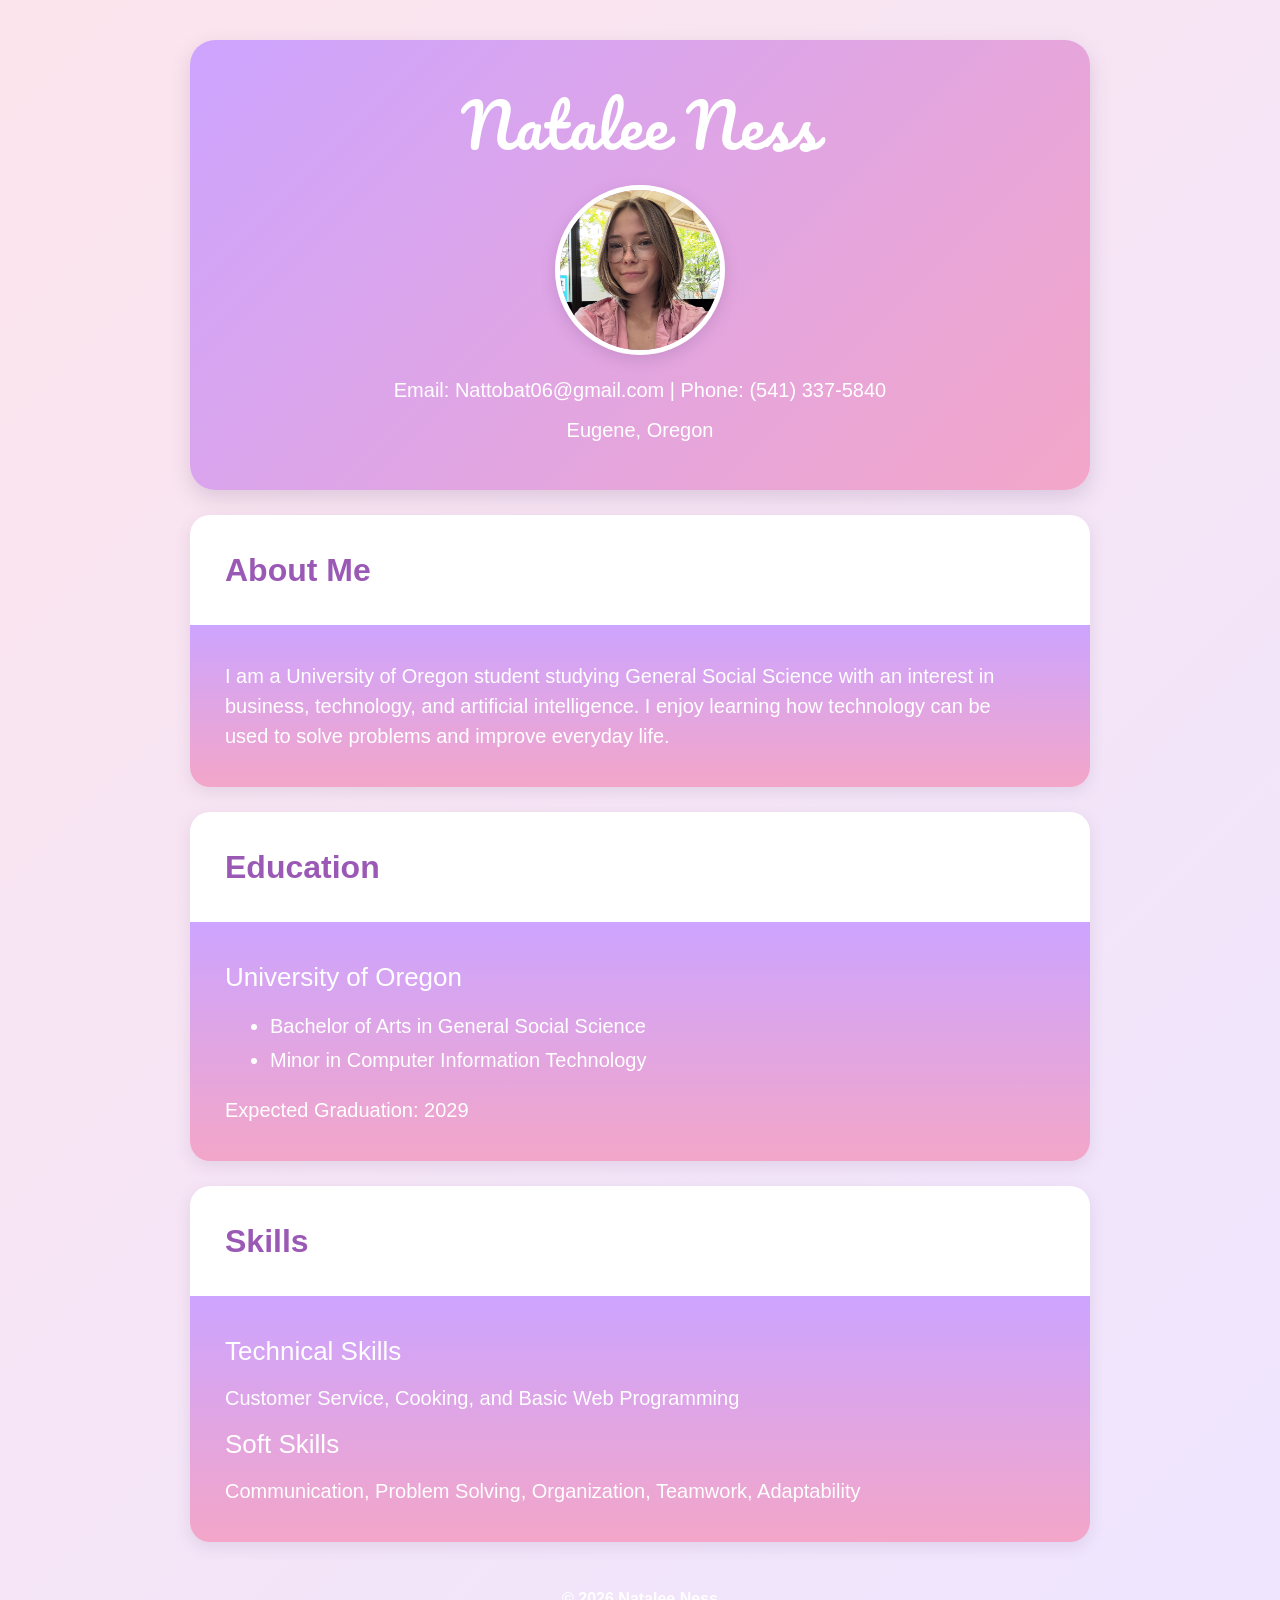
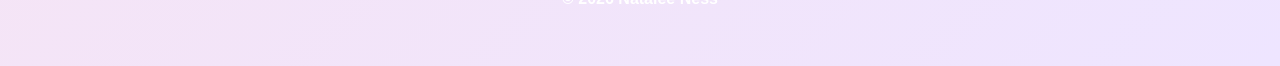
<file: index.html>
<!DOCTYPE html>
<html lang="en">

<head>
    <meta charset="UTF-8">
    <meta name="viewport" content="width=device-width, initial-scale=1.0">
    <title>Natalee Ness - Resume</title>

    <!-- Pacifico Font -->
    <link rel="preconnect" href="https://fonts.googleapis.com">
    <link rel="preconnect" href="https://fonts.gstatic.com" crossorigin>
    <link href="https://fonts.googleapis.com/css2?family=Pacifico&display=swap" rel="stylesheet">

    <!-- Your CSS -->
    <link rel="stylesheet" href="style.css">
</head>

<body>

    <header>
        <h1>Natalee Ness</h1>
        <img src="profile-picture.jpg" alt="Profile picture of Natalee Ness">
        <p>Email: Nattobat06@gmail.com | Phone: (541) 337-5840</p>
        <p>Eugene, Oregon</p>
        
    </header>


    <!-- ABOUT ME -->

    <section>
        <h2>About Me</h2>

        <div class="section-content">

            <p>
                I am a University of Oregon student studying General Social Science
                with an interest in business, technology, and artificial intelligence.
                I enjoy learning how technology can be used to solve problems and
                improve everyday life.
            </p>

        </div>
    </section>


    <!-- EDUCATION -->

    <section>
        <h2>Education</h2>

        <div class="section-content">
            <h3>University of Oregon</h3>

            <ul>
                <li>Bachelor of Arts in General Social Science</li>
                <li>Minor in Computer Information Technology</li>
            </ul>

            <p>
                Expected Graduation: 2029
            </p>
        </div>
    </section>


    <!-- SKILLS -->

    <section>
        <h2>Skills</h2>

        <div class="section-content">
            <h3>Technical Skills</h3>

            <p>
                Customer Service, Cooking, and Basic Web Programming
            </p>

            <h3>Soft Skills</h3>

            <p>
                Communication, Problem Solving, Organization, Teamwork,
                Adaptability
            </p>
        </div>
    </section>


    <footer>
        <p>&copy; 2026 Natalee Ness</p>
    </footer>

</body>

</html>
</file>
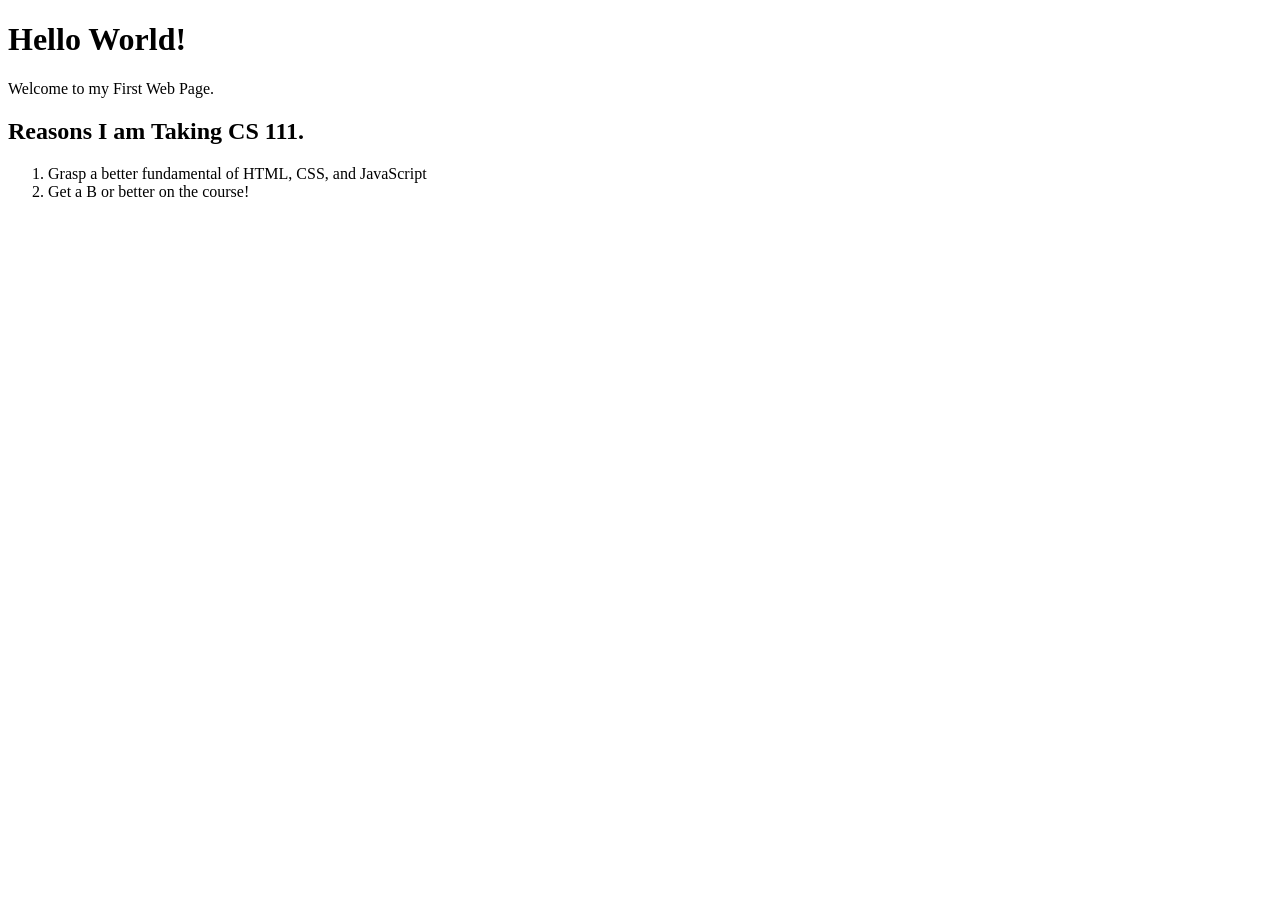
<file: hello-world.html>
<!-- This is a comment/documenation-->
 <!-- your name here please -->

<!DOCTYPE html>
<!-- The attribute lang="en" in an HTML document tells browsers and 
 screen readers that the content is in English, which helps with 
 pronunciation, translation, and language-specific formatting.-->
<html lang="en">
    <!-- must have a head -->
    <head>
        <meta charset="UTF-8">
        <meta name="viewport" content="width=device-width, initial-scale=1.0">
        <title>Hello World!</title>
    </head>
    <!-- must have a body -->
    <body>
        <h1>Hello World!</h1>
        <p>Welcome to my First Web Page.</p>
        <h2>Reasons I am Taking CS 111.</h2>
        <ol>
            <li>Grasp a better fundamental of HTML, CSS, and JavaScript</li>
            <li>Get a B or better on the course!</li>
        </ol>
    </body>
</html>
</file>
<file: style.css>
/* ========================================
   OVERALL PAGE
   ======================================== */

body {
    font-family: Arial, Helvetica, sans-serif;

    background: linear-gradient(
        135deg,
        #fce4ec,
        #eee5ff
    );

    color: #9b59b6;

    max-width: 900px;

    margin: 40px auto;

    padding: 0 25px;

    font-size: 18px;

    line-height: 1.5;
}


/* ========================================
   HEADER
   ======================================== */

header {
    background: linear-gradient(
        135deg,
        #cda4ff,
        #f3a6c8
    );

    padding: 40px;

    border-radius: 25px;

    display: flex;

    flex-direction: column;

    justify-content: center;

    align-items: center;

    text-align: center;

    box-shadow:
        0 8px 20px rgba(100, 70, 120, 0.18);
}


/* ========================================
   NAME - PACIFICO
   ======================================== */

header h1 {
    font-family: "Pacifico", cursive;

    color: #ffffff;

    font-size: 60px;

    font-weight: 400;

    margin: 0;

    letter-spacing: 1px;
}


/* ========================================
   HEADER PROFILE PICTURE
   ======================================== */

header img {
    width: 160px;

    height: 160px;

    object-fit: cover;

    border-radius: 50%;

    display: block;

    margin: 15px auto;

    border: 5px solid #ffffff;

    box-shadow:
        0 5px 15px rgba(100, 70, 120, 0.20);
}


/* ========================================
   HEADER CONTACT INFORMATION
   ======================================== */

header p {
    color: #ffffff;

    font-size: 20px;

    font-weight: 400;

    margin: 5px 0;

    text-align: center;
}


/* ========================================
   HEADER LINE
   ======================================== */

header hr {
    border: none;

    height: 3px;

    background-color: rgba(255, 255, 255, 0.8);

    width: 70%;

    margin: 15px auto;
}


/* ========================================
   RESUME BUBBLES
   ======================================== */

section {
    position: relative;

    height: auto;

    box-sizing: border-box;

    margin-top: 25px;

    /*
       110px = WHITE TITLE AREA
       35px = LEFT/RIGHT SPACING
    */

    padding: 110px 35px 0 35px;

    border-radius: 20px;

    overflow: hidden;

    background: linear-gradient(
        to bottom,
        #ffffff 0px,
        #ffffff 110px,
        #cda4ff 110px,
        #f3a6c8 100%
    );

    box-shadow:
        0 5px 15px rgba(100, 70, 120, 0.12);

    text-align: left;
}


/* ========================================
   COLORED CONTENT AREA
   ======================================== */

.section-content {
    padding: 30px 0;

    display: flex;

    flex-direction: column;

    justify-content: center;

    align-items: stretch;

    text-align: left;
}


/* ========================================
   SECTION TITLES
   ======================================== */

h2 {
    position: absolute;

    top: 0;

    left: 35px;

    right: 35px;

    height: 110px;

    margin: 0;

    padding: 0;

    display: flex;

    align-items: center;

    justify-content: flex-start;

    color: #9b59b6;

    font-size: 32px;

    font-weight: 700;

    line-height: 1.2;

    text-align: left;
}


/* ========================================
   SUBHEADINGS
   ======================================== */

h3 {
    color: #ffffff;

    font-size: 26px;

    font-weight: 400;

    line-height: 1.35;

    margin: 8px 0;

    text-align: left;
}


/* ========================================
   BODY TEXT
   ======================================== */

p {
    color: #ffffff;

    font-size: 20px;

    font-weight: 400;

    line-height: 1.5;

    margin: 6px 0;

    max-width: 780px;

    text-align: left;
}


/* ========================================
   EDUCATION LIST
   ======================================== */

ul {
    color: #ffffff;

    font-size: 20px;

    font-weight: 400;

    line-height: 1.5;

    margin: 4px 0 10px 25px;

    padding-left: 20px;

    text-align: left;
}


li {
    margin: 4px 0;
}


/* ========================================
   FOOTER
   ======================================== */

footer {
    display: flex;

    justify-content: center;

    align-items: center;

    text-align: center;

    width: 100%;

    margin-top: 30px;

    padding: 15px 0;

    color: #ffffff;

    font-size: 16px;

    font-weight: 700;

    box-sizing: border-box;
}


/* ========================================
   FOOTER TEXT
   ======================================== */

footer p {
    color: #ffffff;

    margin: 0;

    font-size: 16px;

    font-weight: 700;

    text-align: center;
}


/* ========================================
   MOBILE
   ======================================== */

@media (max-width: 600px) {

    body {
        padding: 15px;

        margin: 20px auto;

        font-size: 16px;
    }


    header {
        padding: 30px 15px;

        display: flex;

        flex-direction: column;

        justify-content: center;

        align-items: center;

        text-align: center;
    }


    header h1 {
        font-size: 42px;

        margin: 0;
    }


    header p {
        font-size: 17px;

        text-align: center;
    }


    /* ========================================
       MOBILE PROFILE PICTURE
       ======================================== */

    header img {
        width: 130px;

        height: 130px;

        margin: 12px auto;

        border-width: 4px;
    }


    section {
        padding: 90px 20px 0 20px;

        height: auto;

        background: linear-gradient(
            to bottom,
            #ffffff 0px,
            #ffffff 90px,
            #cda4ff 90px,
            #f3a6c8 100%
        );
    }


    .section-content {
        padding: 25px 0;

        display: flex;

        flex-direction: column;

        justify-content: center;

        align-items: stretch;

        text-align: left;
    }


    h2 {
        top: 0;

        left: 20px;

        right: 20px;

        height: 90px;

        font-size: 27px;

        text-align: left;
    }


    h3 {
        font-size: 22px;

        font-weight: 400;

        line-height: 1.35;

        margin: 6px 0;

        text-align: left;
    }


    p {
        font-size: 18px;

        line-height: 1.5;

        margin: 6px 0;

        font-weight: 400;

        text-align: left;
    }


    ul {
        font-size: 18px;

        line-height: 1.5;

        margin: 4px 0 10px 20px;

        padding-left: 18px;

        text-align: left;
    }


    li {
        margin: 4px 0;
    }


    footer {
        display: flex;

        justify-content: center;

        align-items: center;

        text-align: center;

        width: 100%;
    }


    footer p {
        font-size: 16px;

        text-align: center;

        margin: 0;
    }
}
</file>
